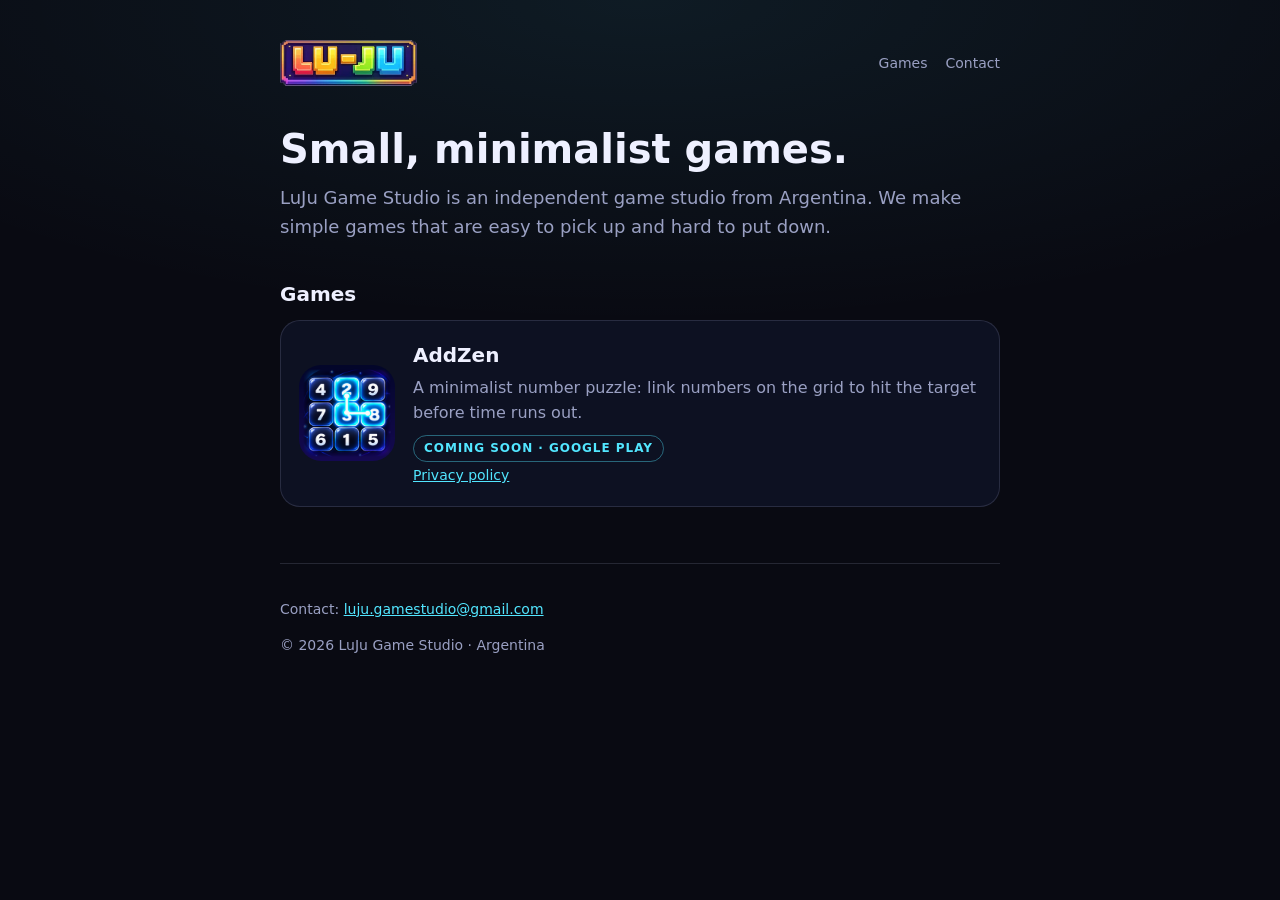
<file: index.html>
<!doctype html>
<html lang="en">
<head>
<meta charset="utf-8">
<meta name="viewport" content="width=device-width, initial-scale=1">
<title>LU-JU · LuJu Game Studio</title>
<meta name="description" content="LuJu Game Studio makes small, minimalist games.">
<link rel="icon" href="img/favicon.png">
<link rel="stylesheet" href="style.css">
</head>
<body>
<div class="wrap">
  <header class="top">
    <img src="img/luju-logo.webp" alt="LU-JU" width="137" height="46">
    <nav><a href="#games">Games</a><a href="#contact">Contact</a></nav>
  </header>

  <h1>Small, minimalist games.</h1>
  <p class="lead">LuJu Game Studio is an independent game studio from Argentina. We make simple games that are easy to pick up and hard to put down.</p>

  <h2 id="games">Games</h2>
  <div class="card">
    <img src="img/addzen-icon-256.png" alt="AddZen icon" width="96" height="96">
    <div>
      <h3>AddZen</h3>
      <p>A minimalist number puzzle: link numbers on the grid to hit the target before time runs out.</p>
      <span class="pill">Coming soon · Google Play</span>
      <div class="links"><a href="addzen/privacy.html">Privacy policy</a></div>
    </div>
  </div>

  <footer id="contact">
    <p>Contact: <a href="mailto:luju.gamestudio@gmail.com">luju.gamestudio@gmail.com</a></p>
    <p>© 2026 LuJu Game Studio · Argentina</p>
  </footer>
</div>
</body>
</html>
</file>
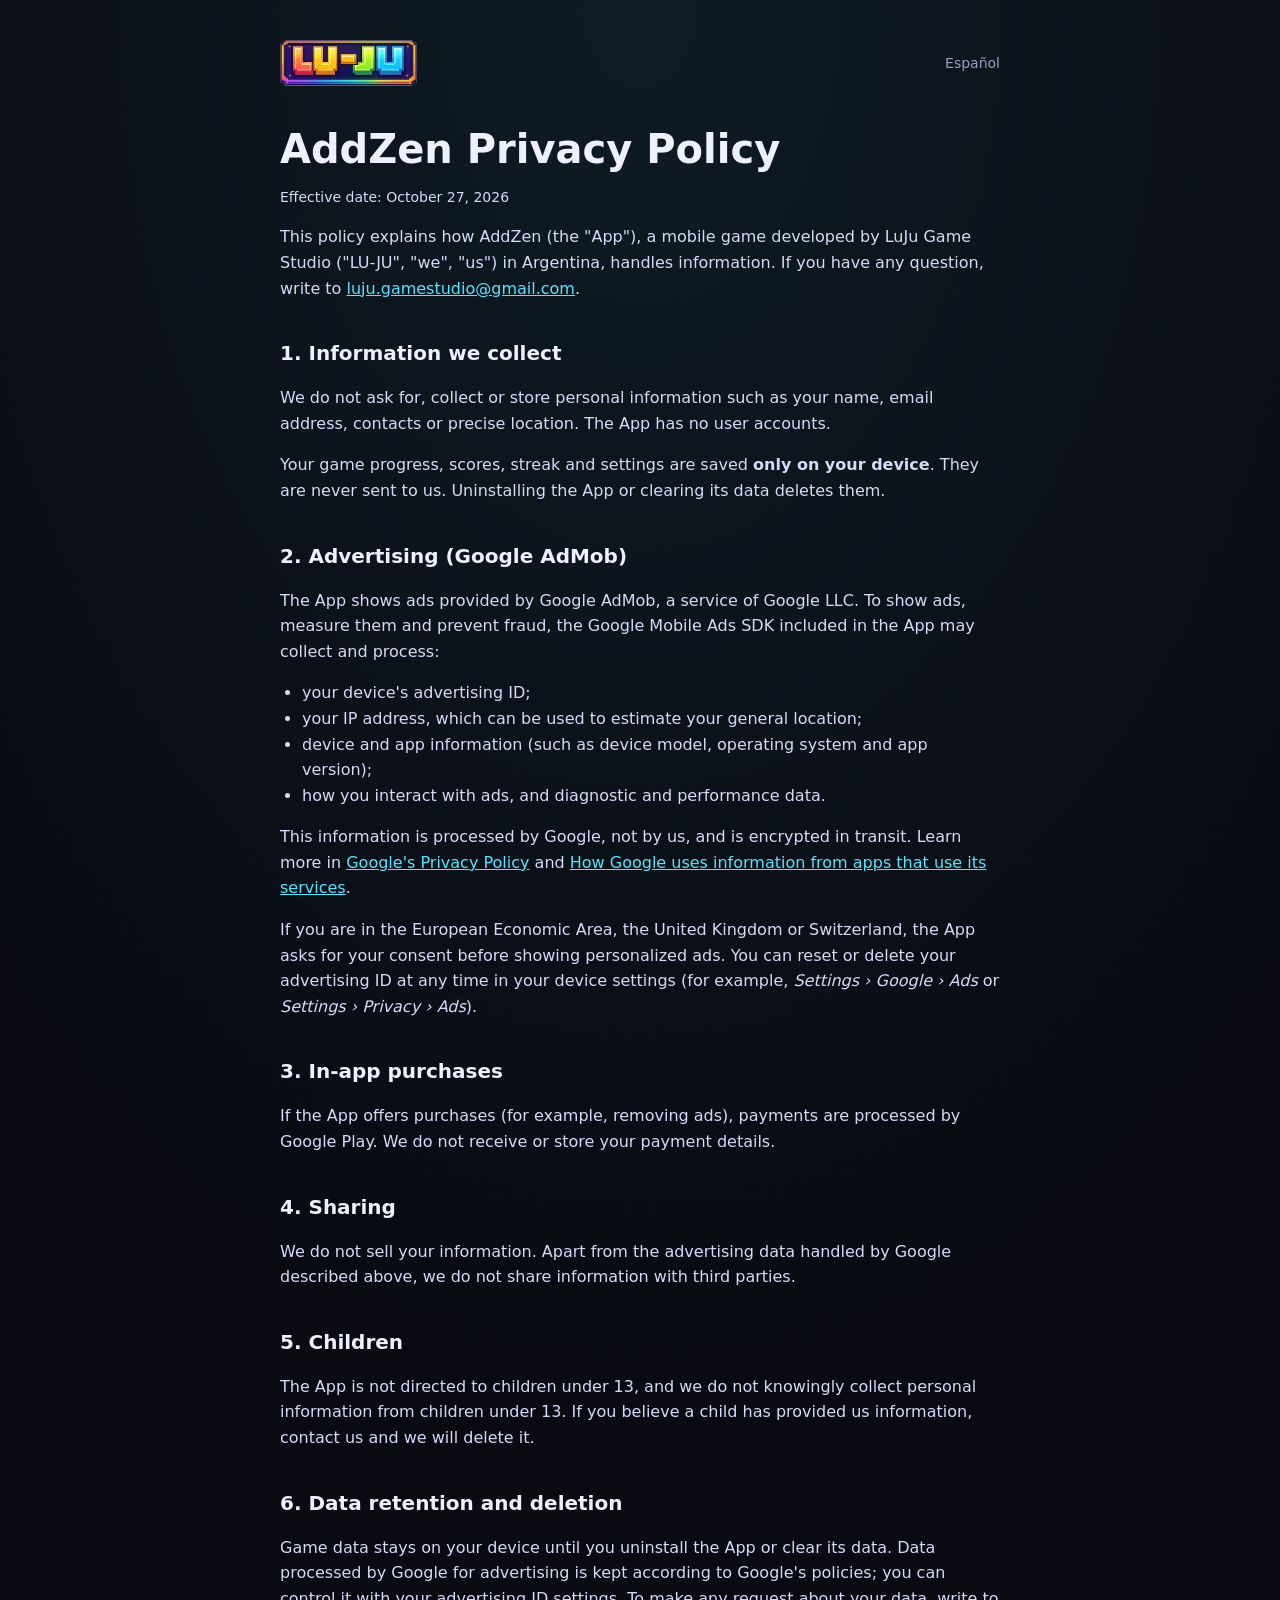
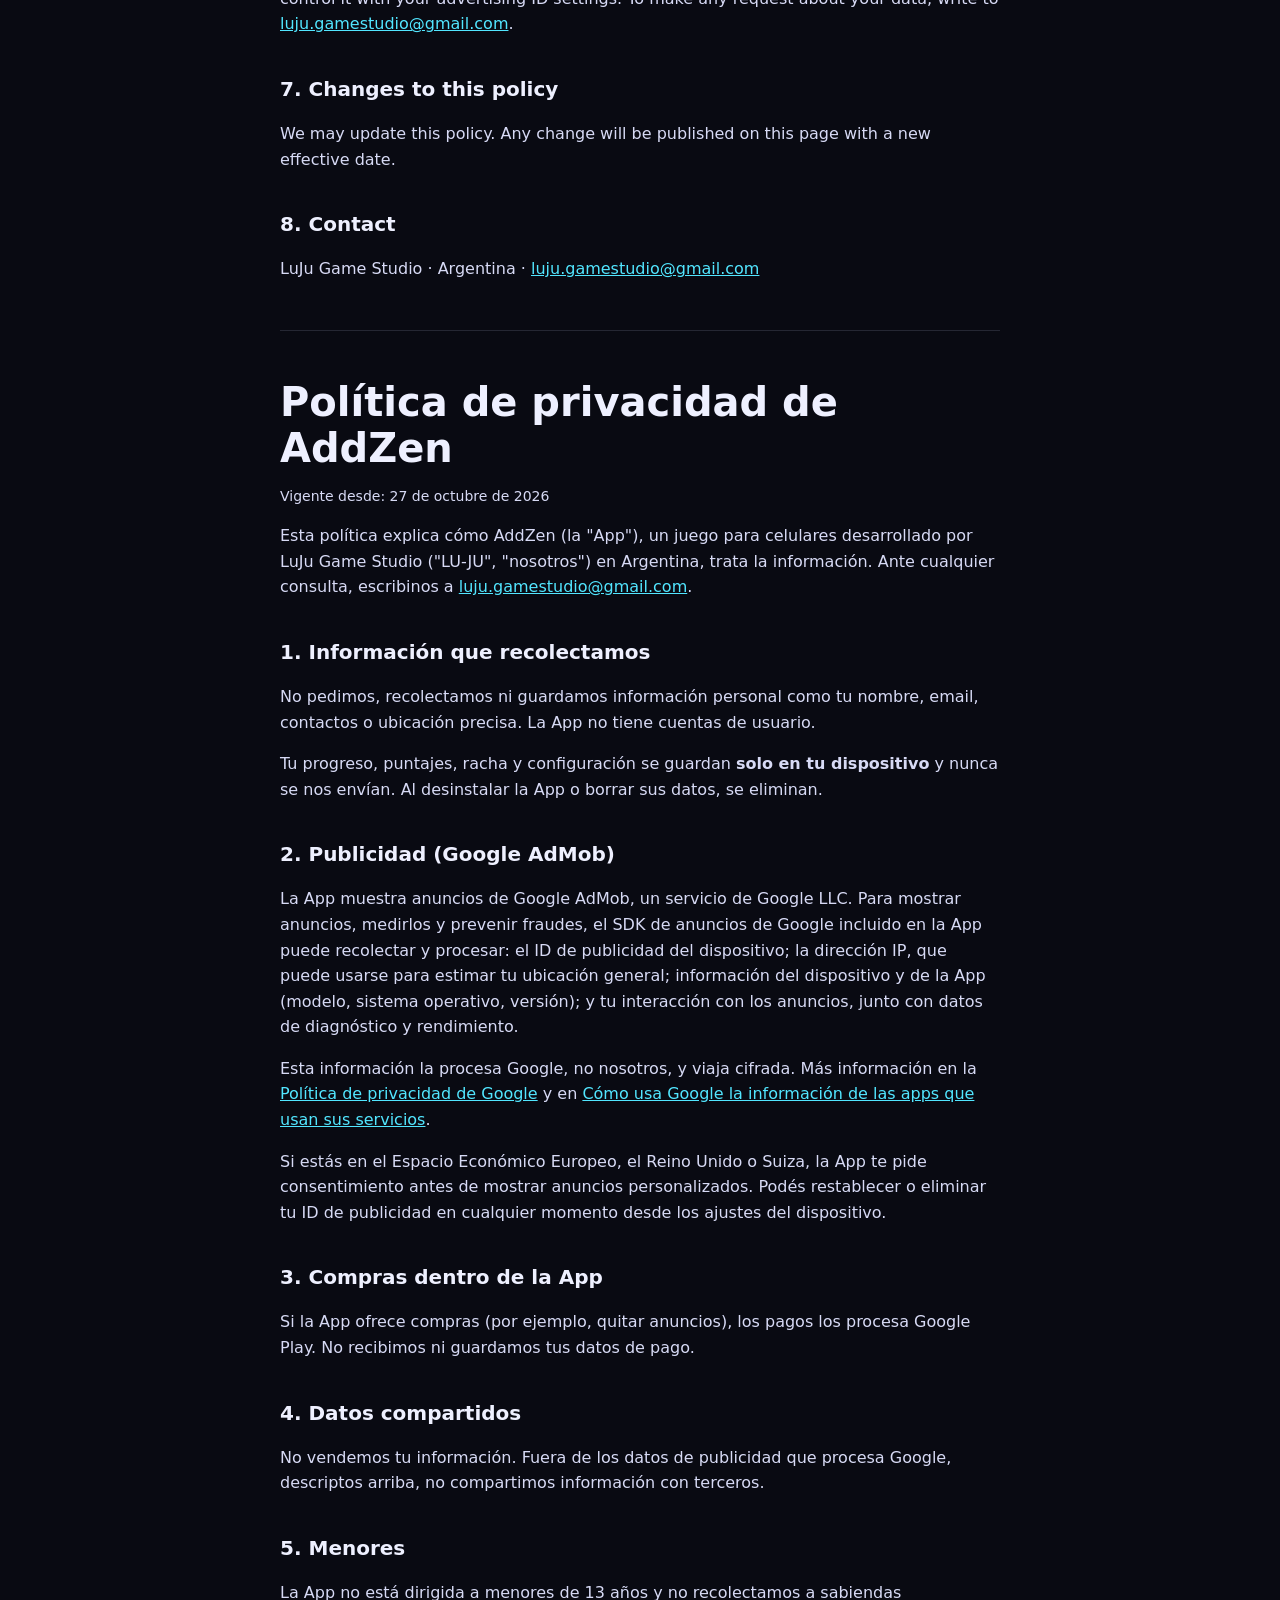
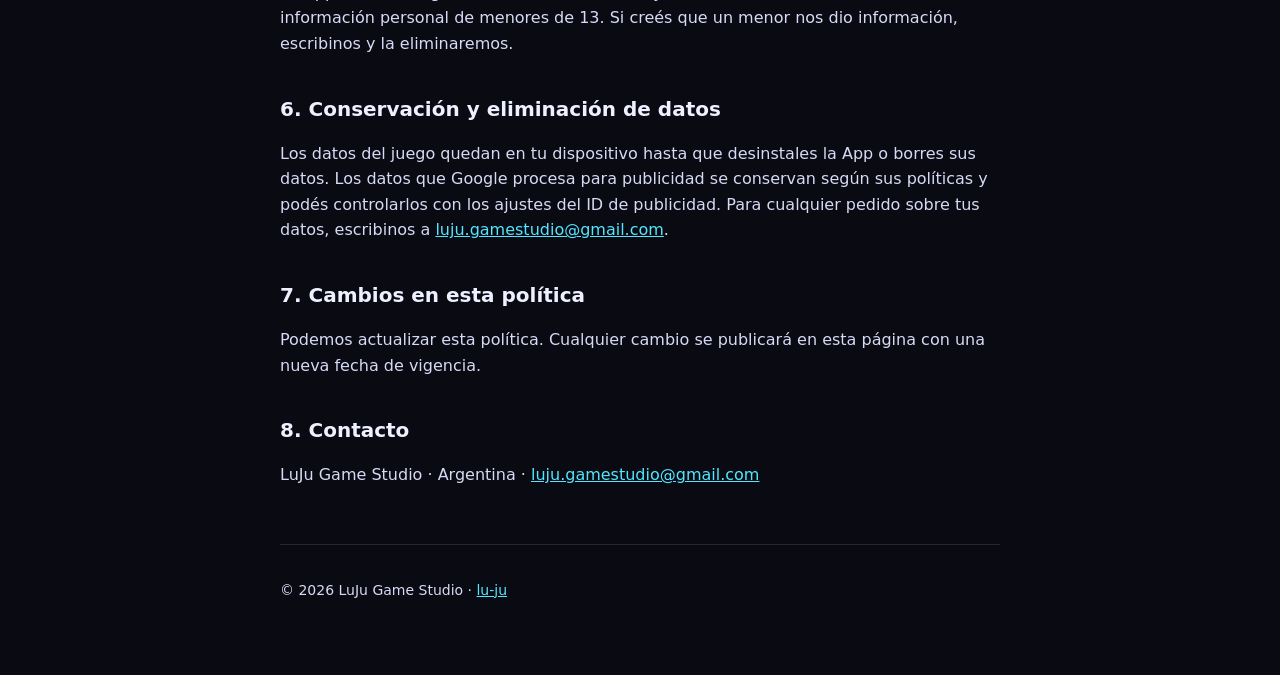
<file: addzen/privacy.html>
<!doctype html>
<html lang="en">
<head>
<meta charset="utf-8">
<meta name="viewport" content="width=device-width, initial-scale=1">
<title>AddZen · Privacy Policy</title>
<meta name="description" content="Privacy policy for AddZen, a game by LuJu Game Studio.">
<link rel="icon" href="../img/favicon.png">
<link rel="stylesheet" href="../style.css">
</head>
<body>
<div class="wrap doc">
  <header class="top">
    <a href="../"><img src="../img/luju-logo.webp" alt="LU-JU" width="137" height="46"></a>
    <nav><a href="#es">Español</a></nav>
  </header>

  <h1>AddZen Privacy Policy</h1>
  <p class="meta">Effective date: October 27, 2026</p>

  <p>This policy explains how AddZen (the "App"), a mobile game developed by LuJu Game Studio ("LU-JU", "we", "us") in Argentina, handles information. If you have any question, write to <a href="mailto:luju.gamestudio@gmail.com">luju.gamestudio@gmail.com</a>.</p>

  <h2>1. Information we collect</h2>
  <p>We do not ask for, collect or store personal information such as your name, email address, contacts or precise location. The App has no user accounts.</p>
  <p>Your game progress, scores, streak and settings are saved <strong>only on your device</strong>. They are never sent to us. Uninstalling the App or clearing its data deletes them.</p>

  <h2>2. Advertising (Google AdMob)</h2>
  <p>The App shows ads provided by Google AdMob, a service of Google LLC. To show ads, measure them and prevent fraud, the Google Mobile Ads SDK included in the App may collect and process:</p>
  <ul>
    <li>your device's advertising ID;</li>
    <li>your IP address, which can be used to estimate your general location;</li>
    <li>device and app information (such as device model, operating system and app version);</li>
    <li>how you interact with ads, and diagnostic and performance data.</li>
  </ul>
  <p>This information is processed by Google, not by us, and is encrypted in transit. Learn more in <a href="https://policies.google.com/privacy">Google's Privacy Policy</a> and <a href="https://policies.google.com/technologies/partner-sites">How Google uses information from apps that use its services</a>.</p>
  <p>If you are in the European Economic Area, the United Kingdom or Switzerland, the App asks for your consent before showing personalized ads. You can reset or delete your advertising ID at any time in your device settings (for example, <em>Settings › Google › Ads</em> or <em>Settings › Privacy › Ads</em>).</p>

  <h2>3. In-app purchases</h2>
  <p>If the App offers purchases (for example, removing ads), payments are processed by Google Play. We do not receive or store your payment details.</p>

  <h2>4. Sharing</h2>
  <p>We do not sell your information. Apart from the advertising data handled by Google described above, we do not share information with third parties.</p>

  <h2>5. Children</h2>
  <p>The App is not directed to children under 13, and we do not knowingly collect personal information from children under 13. If you believe a child has provided us information, contact us and we will delete it.</p>

  <h2>6. Data retention and deletion</h2>
  <p>Game data stays on your device until you uninstall the App or clear its data. Data processed by Google for advertising is kept according to Google's policies; you can control it with your advertising ID settings. To make any request about your data, write to <a href="mailto:luju.gamestudio@gmail.com">luju.gamestudio@gmail.com</a>.</p>

  <h2>7. Changes to this policy</h2>
  <p>We may update this policy. Any change will be published on this page with a new effective date.</p>

  <h2>8. Contact</h2>
  <p>LuJu Game Studio · Argentina · <a href="mailto:luju.gamestudio@gmail.com">luju.gamestudio@gmail.com</a></p>

  <hr>

  <h1 id="es">Política de privacidad de AddZen</h1>
  <p class="meta">Vigente desde: 27 de octubre de 2026</p>

  <p>Esta política explica cómo AddZen (la "App"), un juego para celulares desarrollado por LuJu Game Studio ("LU-JU", "nosotros") en Argentina, trata la información. Ante cualquier consulta, escribinos a <a href="mailto:luju.gamestudio@gmail.com">luju.gamestudio@gmail.com</a>.</p>

  <h2>1. Información que recolectamos</h2>
  <p>No pedimos, recolectamos ni guardamos información personal como tu nombre, email, contactos o ubicación precisa. La App no tiene cuentas de usuario.</p>
  <p>Tu progreso, puntajes, racha y configuración se guardan <strong>solo en tu dispositivo</strong> y nunca se nos envían. Al desinstalar la App o borrar sus datos, se eliminan.</p>

  <h2>2. Publicidad (Google AdMob)</h2>
  <p>La App muestra anuncios de Google AdMob, un servicio de Google LLC. Para mostrar anuncios, medirlos y prevenir fraudes, el SDK de anuncios de Google incluido en la App puede recolectar y procesar: el ID de publicidad del dispositivo; la dirección IP, que puede usarse para estimar tu ubicación general; información del dispositivo y de la App (modelo, sistema operativo, versión); y tu interacción con los anuncios, junto con datos de diagnóstico y rendimiento.</p>
  <p>Esta información la procesa Google, no nosotros, y viaja cifrada. Más información en la <a href="https://policies.google.com/privacy?hl=es">Política de privacidad de Google</a> y en <a href="https://policies.google.com/technologies/partner-sites?hl=es">Cómo usa Google la información de las apps que usan sus servicios</a>.</p>
  <p>Si estás en el Espacio Económico Europeo, el Reino Unido o Suiza, la App te pide consentimiento antes de mostrar anuncios personalizados. Podés restablecer o eliminar tu ID de publicidad en cualquier momento desde los ajustes del dispositivo.</p>

  <h2>3. Compras dentro de la App</h2>
  <p>Si la App ofrece compras (por ejemplo, quitar anuncios), los pagos los procesa Google Play. No recibimos ni guardamos tus datos de pago.</p>

  <h2>4. Datos compartidos</h2>
  <p>No vendemos tu información. Fuera de los datos de publicidad que procesa Google, descriptos arriba, no compartimos información con terceros.</p>

  <h2>5. Menores</h2>
  <p>La App no está dirigida a menores de 13 años y no recolectamos a sabiendas información personal de menores de 13. Si creés que un menor nos dio información, escribinos y la eliminaremos.</p>

  <h2>6. Conservación y eliminación de datos</h2>
  <p>Los datos del juego quedan en tu dispositivo hasta que desinstales la App o borres sus datos. Los datos que Google procesa para publicidad se conservan según sus políticas y podés controlarlos con los ajustes del ID de publicidad. Para cualquier pedido sobre tus datos, escribinos a <a href="mailto:luju.gamestudio@gmail.com">luju.gamestudio@gmail.com</a>.</p>

  <h2>7. Cambios en esta política</h2>
  <p>Podemos actualizar esta política. Cualquier cambio se publicará en esta página con una nueva fecha de vigencia.</p>

  <h2>8. Contacto</h2>
  <p>LuJu Game Studio · Argentina · <a href="mailto:luju.gamestudio@gmail.com">luju.gamestudio@gmail.com</a></p>

  <footer><p>© 2026 LuJu Game Studio · <a href="../">lu-ju</a></p></footer>
</div>
</body>
</html>
</file>
<file: style.css>
:root{--bg:#090a12;--panel:#11142a;--line:rgba(206,212,255,.14);--ink:#eef0ff;--dim:#9aa0c3;--chain:#52e6ff;--violet:#9d8cff}
*{box-sizing:border-box}
html,body{margin:0;background:var(--bg);color:var(--ink);font-family:system-ui,-apple-system,"Segoe UI",Roboto,sans-serif;line-height:1.6}
body{background:radial-gradient(120% 60% at 50% 0%,rgba(82,230,255,.08),transparent 60%),var(--bg);min-height:100vh}
a{color:var(--chain)}
.wrap{max-width:760px;margin:0 auto;padding:40px 20px 60px}
header.top{display:flex;align-items:center;justify-content:space-between;gap:16px;margin-bottom:40px}
header.top img{height:46px;width:auto;display:block}
header.top nav a{color:var(--dim);text-decoration:none;font-size:14px;margin-left:18px}
header.top nav a:hover{color:var(--ink)}
h1{font-size:clamp(28px,6vw,40px);line-height:1.15;margin:0 0 12px}
h2{font-size:20px;margin:36px 0 10px}
h3{font-size:16px;margin:24px 0 6px}
p.lead{color:var(--dim);font-size:18px;margin:0 0 32px}
.card{display:flex;gap:18px;align-items:center;padding:18px;border:1px solid var(--line);border-radius:20px;background:rgba(17,20,42,.7)}
.card img{width:96px;height:96px;border-radius:22px;flex:none}
.card h3{margin:0 0 4px;font-size:20px}
.card p{margin:0 0 8px;color:var(--dim)}
.pill{display:inline-block;font-size:12px;font-weight:700;letter-spacing:.08em;text-transform:uppercase;color:var(--chain);border:1px solid rgba(82,230,255,.4);border-radius:999px;padding:3px 10px;margin-right:8px}
.links a{font-size:14px;margin-right:14px}
footer{margin-top:56px;padding-top:20px;border-top:1px solid var(--line);color:var(--dim);font-size:14px}
.doc p,.doc li{color:#d7daf5}
.doc ul{padding-left:22px}
.meta{color:var(--dim);font-size:14px}
hr{border:0;border-top:1px solid var(--line);margin:48px 0}
@media (max-width:520px){.card{flex-direction:column;align-items:flex-start}}
</file>
